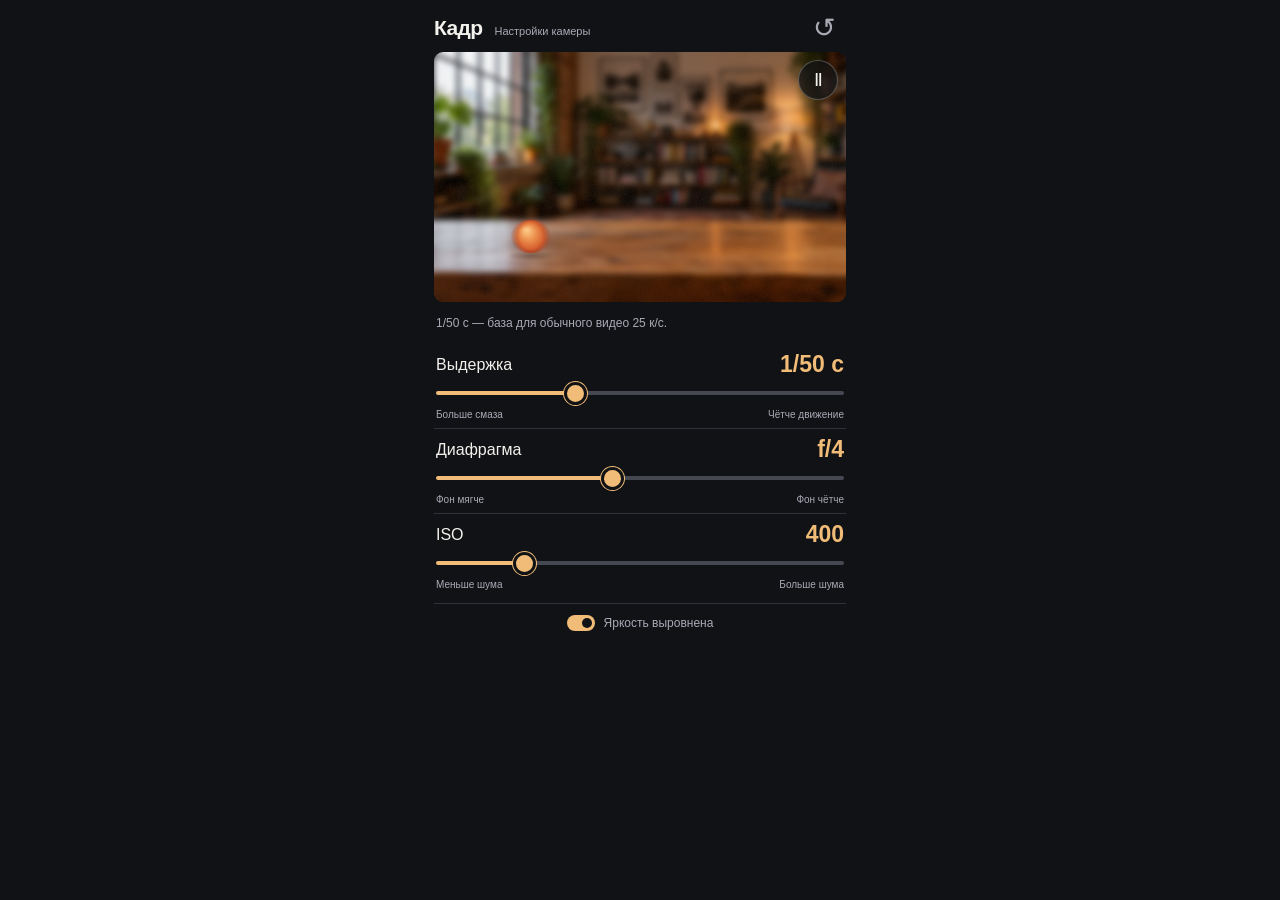
<file: index.html>
<!doctype html>
<html lang="ru"><head><meta charset="utf-8"><meta name="viewport" content="width=device-width,initial-scale=1,viewport-fit=cover"><meta name="theme-color" content="#111216"><meta name="description" content="Выдержка, диафрагма и ISO — попробуй настройки камеры."><title>Кадр</title><link rel="stylesheet" href="style.css?v=mobile1"></head>
<body><main class="app">
<header><h1>Кадр<span>Настройки камеры</span></h1><button id="reset" aria-label="Сбросить настройки" title="Сбросить настройки">↺</button></header>
<section class="picture" aria-label="Изображение камеры"><canvas id="scene" width="640" height="360" role="img" aria-label="Движущийся мяч перед дальним фоном. Настройки меняют смаз движения, размытие фона, шум и яркость."></canvas><button id="motion" aria-label="Пауза движения" aria-pressed="false">Ⅱ</button><div id="loading">Загрузка…</div></section>
<p id="hint" class="hint" aria-live="polite">Меняй настройки и смотри на картинку.</p>
<section class="controls" aria-label="Настройки">
<div class="control"><div class="heading"><label for="shutter">Выдержка</label><output id="shutterValue" for="shutter">1/50 с</output></div><input id="shutter" type="range" min="0" max="9" value="3" step="1"><div class="ends"><span>Больше смаза</span><span>Чётче движение</span></div></div>
<div class="control"><div class="heading"><label for="aperture">Диафрагма</label><output id="apertureValue" for="aperture">f/4</output></div><input id="aperture" type="range" min="0" max="7" value="3" step="1"><div class="ends"><span>Фон мягче</span><span>Фон чётче</span></div></div>
<div class="control"><div class="heading"><label for="iso">ISO</label><output id="isoValue" for="iso">400</output></div><input id="iso" type="range" min="0" max="10" value="2" step="1"><div class="ends"><span>Меньше шума</span><span>Больше шума</span></div></div>
</section>
<button class="brightness" id="brightness" aria-pressed="true"><span class="switch" aria-hidden="true"></span><span id="brightnessText">Яркость выровнена</span></button>
</main><script type="module" src="app.js?v=shutter3"></script></body></html>
</file>
<file: style.css>
:root{color-scheme:dark;--bg:#111216;--ink:#f3f1eb;--muted:#aaaab5;--accent:#f1bc77;--line:#30323a}*{box-sizing:border-box}html,body{margin:0;background:var(--bg);color:var(--ink);font-family:Arial,sans-serif}body{overscroll-behavior-y:none}.app{width:100%;max-width:440px;height:100svh;max-height:740px;min-height:430px;margin:auto;padding:8px 14px max(8px,env(safe-area-inset-bottom));display:flex;flex-direction:column;gap:5px}header{height:39px;flex-shrink:0;display:flex;align-items:center;justify-content:space-between}h1{font-size:21px;letter-spacing:-.6px;margin:0}h1 span{font-size:11px;color:var(--muted);font-weight:normal;letter-spacing:0;margin-left:12px}button{font:inherit;cursor:pointer;color:var(--ink);-webkit-tap-highlight-color:transparent}header button{background:none;border:none;font-size:27px;width:44px;height:39px;color:var(--muted)}.picture{position:relative;flex:1;min-height:110px;max-height:250px;overflow:hidden;border-radius:9px;background:#202127;isolation:isolate}.picture canvas{width:100%;height:100%;object-fit:cover;display:block}.picture button{position:absolute;right:8px;top:8px;width:40px;height:40px;border:1px solid #ffffff40;border-radius:50%;background:#111216b8;font-size:18px;line-height:1}.picture #loading{position:absolute;inset:0;display:grid;place-items:center;background:#1b1d23;color:var(--muted);font-size:14px}.hint{flex-shrink:0;min-height:32px;height:32px;display:flex;align-items:center;font-size:12px;line-height:1.35;color:var(--muted);margin:0;padding:2px}.controls{flex-shrink:0}.control{padding:8px 2px 7px;border-bottom:1px solid var(--line)}.control:last-child{border-bottom:0}.heading{display:flex;align-items:center;justify-content:space-between;gap:12px;height:25px}.heading label{font-size:16px}.heading output{color:var(--accent);font-size:23px;font-weight:bold;font-variant-numeric:tabular-nums}.control input{appearance:none;-webkit-appearance:none;width:100%;height:30px;display:block;margin:1px 0 0;background:transparent;cursor:pointer;touch-action:pan-x}.control input::-webkit-slider-runnable-track{height:4px;background:linear-gradient(to right,var(--accent) 0 var(--progress,30%),#454751 var(--progress,30%) 100%);border-radius:4px}.control input::-moz-range-track{height:4px;background:#454751;border-radius:4px}.control input::-moz-range-progress{height:4px;background:var(--accent)}.control input::-webkit-slider-thumb{-webkit-appearance:none;width:23px;height:23px;border-radius:50%;background:var(--accent);margin-top:-9.5px;border:3px solid var(--bg);box-shadow:0 0 0 1px var(--accent)}.control input::-moz-range-thumb{width:18px;height:18px;border-radius:50%;background:var(--accent);border:3px solid var(--bg)}.ends{display:flex;justify-content:space-between;color:var(--muted);font-size:10px;line-height:13px}.brightness{flex-shrink:0;display:flex;align-items:center;justify-content:center;gap:9px;min-height:38px;border:0;border-top:1px solid var(--line);background:none;color:var(--muted);font-size:12px;padding:7px}.switch{width:28px;height:16px;background:#444650;border-radius:20px;position:relative}.switch:after{content:'';width:10px;height:10px;background:#111216;border-radius:50%;position:absolute;top:3px;left:3px}.brightness[aria-pressed=true] .switch{background:var(--accent)}.brightness[aria-pressed=true] .switch:after{left:15px}button:focus-visible,input:focus-visible{outline:2px solid var(--accent);outline-offset:3px}@media(max-height:600px){.app{padding-top:3px;gap:2px}header{height:33px}.control{padding:4px 2px}.heading{height:23px}.heading label{font-size:15px}.heading output{font-size:21px}.control input{height:27px}.hint{height:29px;min-height:29px;font-size:11px}.brightness{min-height:32px}}@media(orientation:landscape) and (max-height:500px){.app{max-width:980px;display:grid;grid-template-columns:minmax(0,1fr) minmax(240px,.8fr);grid-template-rows:34px 1fr 32px;min-height:300px;max-height:none;gap:6px 20px}header{grid-column:1/3}.picture{grid-column:1;grid-row:2}.controls{grid-column:2;grid-row:2/4;align-self:center}.hint{grid-column:1;grid-row:3}.brightness{grid-column:2;grid-row:1;justify-self:end;border:0;z-index:1}h1 span{display:none}}
</file>
